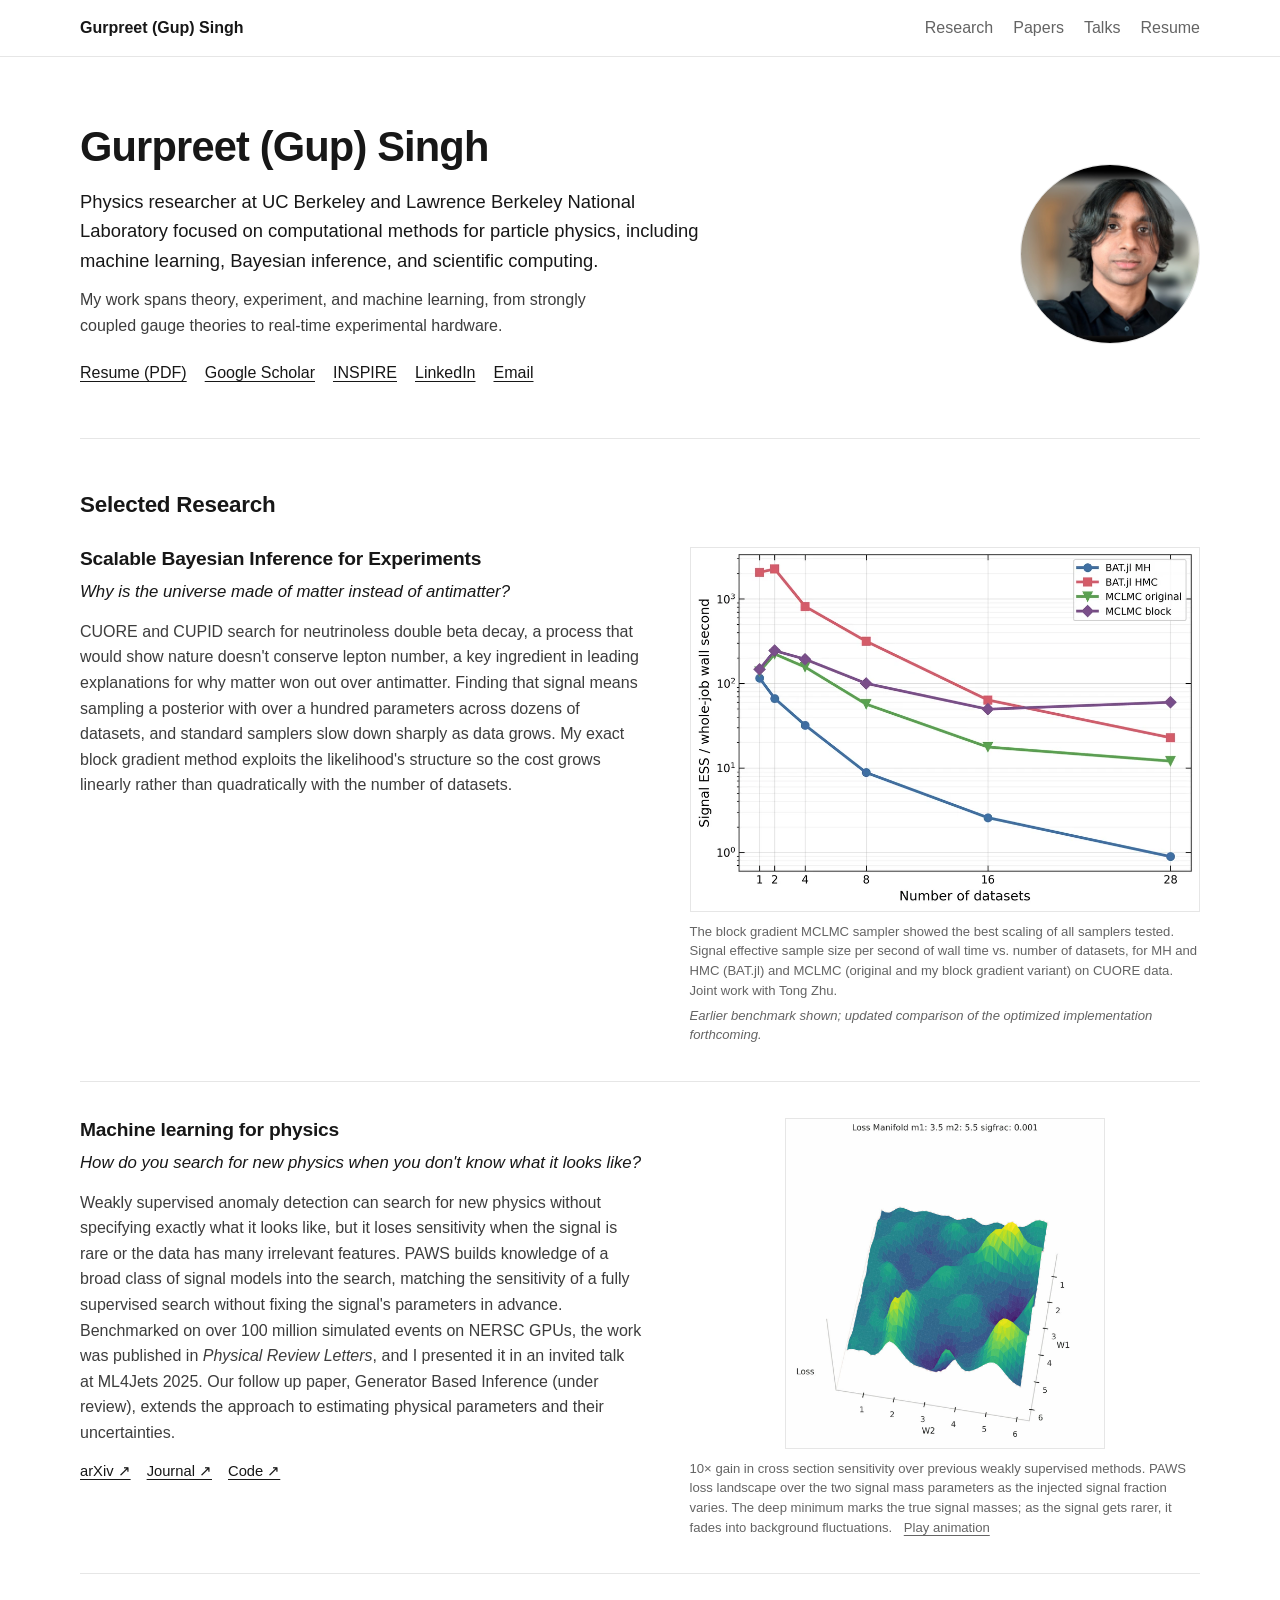
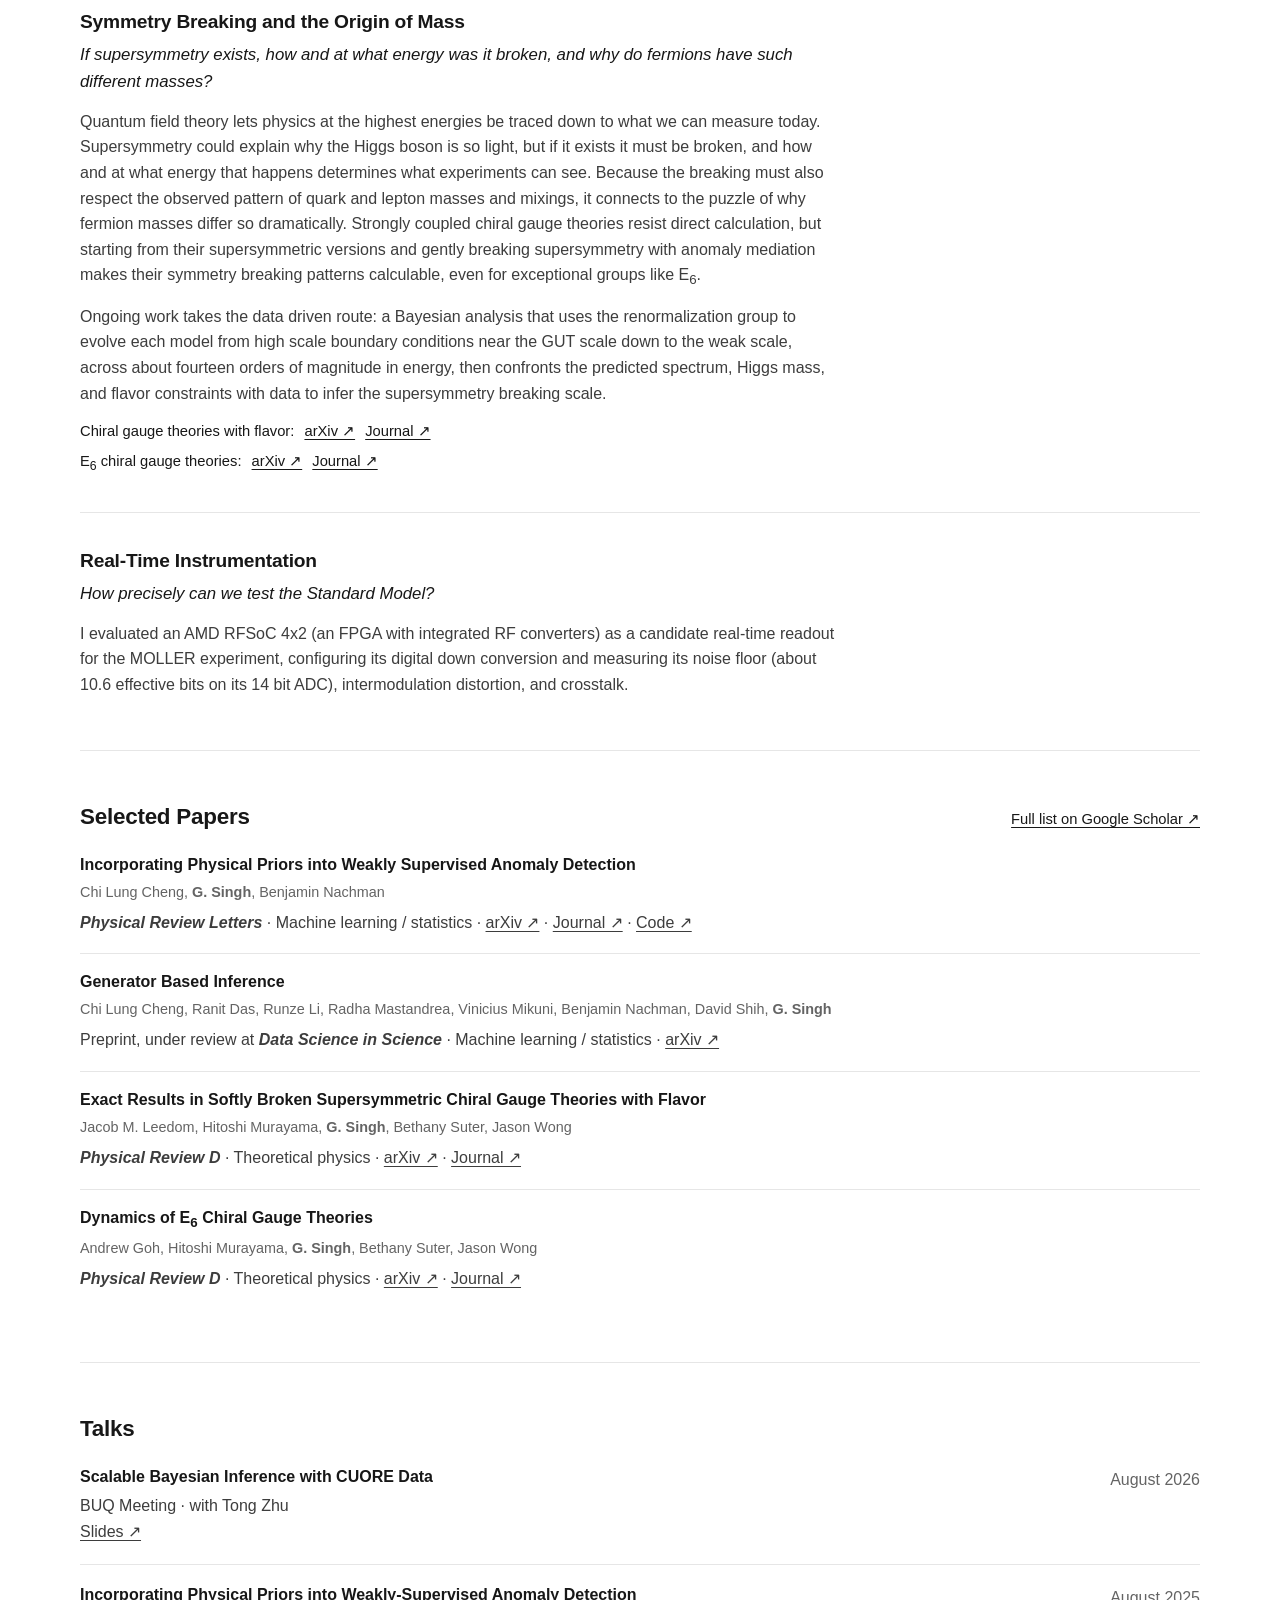
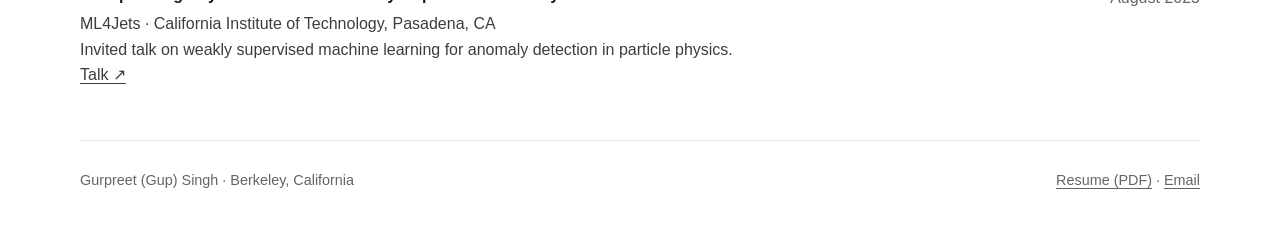
<file: index.html>
<!doctype html>
<html lang="en">
<head>
  <meta charset="utf-8">
  <meta name="viewport" content="width=device-width, initial-scale=1">
  <title>Gurpreet (Gup) Singh</title>
  <meta name="description" content="Gurpreet (Gup) Singh — physics researcher working on machine learning, Bayesian inference, and scientific computing.">
  <link rel="stylesheet" href="styles.css?v=redesign2">
</head>
<body>
  <header class="site-header">
    <div class="wrap nav">
      <a class="name" href="index.html">Gurpreet (Gup) Singh</a>
      <nav>
        <a href="#research">Research</a>
        <a href="#publications">Papers</a>
        <a href="#talks">Talks</a>
        <a href="resume.pdf">Resume</a>
      </nav>
    </div>
  </header>

  <main>
    <section class="hero wrap">
      <div class="hero-text">
        <h1>Gurpreet (Gup) Singh</h1>
        <p class="lede">Physics researcher at UC Berkeley and Lawrence Berkeley National Laboratory focused on computational methods for particle physics, including machine learning, Bayesian inference, and scientific computing.</p>
        <p class="bio">My work spans theory, experiment, and machine learning, from strongly coupled gauge theories to real-time experimental hardware.</p>
        <div class="links">
          <a href="resume.pdf">Resume (PDF)</a>
          <a href="https://scholar.google.com/citations?user=t5-7yvoAAAAJ&hl=en" target="_blank" rel="noreferrer">Google Scholar</a>
          <a href="https://inspirehep.net/authors/2796874?ui-citation-summary=true" target="_blank" rel="noreferrer">INSPIRE</a>
          <a href="https://www.linkedin.com/in/gupsingh/" target="_blank" rel="noreferrer">LinkedIn</a>
          <a href="mailto:gupsingh@berkeley.edu">Email</a>
        </div>
      </div>
      <div class="portrait-wrap">
        <img class="portrait" src="assets/profile_picture.jpeg" alt="Gurpreet (Gup) Singh">
      </div>
    </section>

    <section class="section wrap" id="research">
      <h2>Selected Research</h2>
      <div class="research-list">
        <article class="research-item research-card">
          <div class="research-copy">
            <h3>Scalable Bayesian Inference for Experiments</h3>
            <p class="research-question"><em>Why is the universe made of matter instead of antimatter?</em></p>
            <p>CUORE and CUPID search for neutrinoless double beta decay, a process that would show nature doesn't conserve lepton number, a key ingredient in leading explanations for why matter won out over antimatter. Finding that signal means sampling a posterior with over a hundred parameters across dozens of datasets, and standard samplers slow down sharply as data grows. My exact block gradient method exploits the likelihood's structure so the cost grows linearly rather than quadratically with the number of datasets.</p>
          </div>
          <figure class="research-media research-media-figure">
            <picture>
              <source srcset="assets/cupid-scaling.webp" type="image/webp">
              <img class="research-plot" src="assets/cupid-scaling.png" alt="Log-scale plot of signal effective sample size per wall-clock second against number of datasets (1 to 28) for four samplers. HMC is highest up to 16 datasets, the MCLMC block variant is the flattest and highest at 28, and Metropolis–Hastings is lowest throughout." width="1000" height="714" loading="lazy">
            </picture>
            <figcaption>The block gradient MCLMC sampler showed the best scaling of all samplers tested. Signal effective sample size per second of wall time vs. number of datasets, for MH and HMC (BAT.jl) and MCLMC (original and my block gradient variant) on CUORE data. Joint work with Tong Zhu.
              <span class="figure-note">Earlier benchmark shown; updated comparison of the optimized implementation forthcoming.</span>
            </figcaption>
          </figure>
        </article>

        <article class="research-item research-card">
          <div class="research-copy">
            <h3>Machine learning for physics</h3>
            <p class="research-question"><em>How do you search for new physics when you don't know what it looks like?</em></p>
            <p>Weakly supervised anomaly detection can search for new physics without specifying exactly what it looks like, but it loses sensitivity when the signal is rare or the data has many irrelevant features. PAWS builds knowledge of a broad class of signal models into the search, matching the sensitivity of a fully supervised search without fixing the signal's parameters in advance. Benchmarked on over 100 million simulated events on NERSC GPUs, the work was published in <em>Physical Review Letters</em>, and I presented it in an invited talk at ML4Jets 2025. Our follow up paper, Generator Based Inference (under review), extends the approach to estimating physical parameters and their uncertainties.</p>
            <div class="research-links">
              <a href="https://arxiv.org/abs/2405.08889" target="_blank" rel="noreferrer">arXiv ↗</a>
              <a href="https://journals.aps.org/prl/abstract/10.1103/8259-wt5p" target="_blank" rel="noreferrer">Journal ↗</a>
              <a href="https://github.com/stanford-ai4physics/PAWS" target="_blank" rel="noreferrer">Code ↗</a>
            </div>
          </div>
          <figure class="research-media research-media-figure">
            <video id="paws-fig" autoplay muted loop playsinline preload="metadata" poster="assets/paws-loss-landscape-poster.jpg" width="1200" height="1240" aria-label="Loss-landscape visualization from my work on PAWS: a 3D loss surface over weights W1 and W2.">
              <source src="assets/paws-loss-landscape.mp4" type="video/mp4">
            </video>
            <figcaption>10× gain in cross section sensitivity over previous weakly supervised methods. PAWS loss landscape over the two signal mass parameters as the injected signal fraction varies. The deep minimum marks the true signal masses; as the signal gets rarer, it fades into background fluctuations.
              <button type="button" id="paws-toggle" aria-pressed="false">Pause animation</button>
            </figcaption>
          </figure>
        </article>

        <article class="research-item research-card research-card-text">
          <div class="research-copy">
            <h3>Symmetry Breaking and the Origin of Mass</h3>
            <p class="research-question"><em>If supersymmetry exists, how and at what energy was it broken, and why do fermions have such different masses?</em></p>
            <p>Quantum field theory lets physics at the highest energies be traced down to what we can measure today. Supersymmetry could explain why the Higgs boson is so light, but if it exists it must be broken, and how and at what energy that happens determines what experiments can see. Because the breaking must also respect the observed pattern of quark and lepton masses and mixings, it connects to the puzzle of why fermion masses differ so dramatically. Strongly coupled chiral gauge theories resist direct calculation, but starting from their supersymmetric versions and gently breaking supersymmetry with anomaly mediation makes their symmetry breaking patterns calculable, even for exceptional groups like E<sub>6</sub>.</p>
            <p>Ongoing work takes the data driven route: a Bayesian analysis that uses the renormalization group to evolve each model from high scale boundary conditions near the GUT scale down to the weak scale, across about fourteen orders of magnitude in energy, then confronts the predicted spectrum, Higgs mass, and flavor constraints with data to infer the supersymmetry breaking scale.</p>
            <div class="research-links research-links-stacked">
              <span>Chiral gauge theories with flavor:
                <a href="https://arxiv.org/pdf/2503.08772" target="_blank" rel="noreferrer">arXiv&nbsp;↗</a>
                <a href="https://journals.aps.org/prd/abstract/10.1103/wvb3-gybj" target="_blank" rel="noreferrer">Journal&nbsp;↗</a>
              </span>
              <span>E<sub>6</sub> chiral gauge theories:
                <a href="https://arxiv.org/pdf/2505.07931" target="_blank" rel="noreferrer">arXiv&nbsp;↗</a>
                <a href="https://journals.aps.org/prd/abstract/10.1103/cksl-66x7" target="_blank" rel="noreferrer">Journal&nbsp;↗</a>
              </span>
            </div>
          </div>
        </article>

        <article class="research-item research-card research-card-text">
          <div class="research-copy">
            <h3>Real-Time Instrumentation</h3>
            <p class="research-question"><em>How precisely can we test the Standard Model?</em></p>
            <p>I evaluated an AMD RFSoC 4x2 (an FPGA with integrated RF converters) as a candidate real-time readout for the MOLLER experiment, configuring its digital down conversion and measuring its noise floor (about 10.6 effective bits on its 14 bit ADC), intermodulation distortion, and crosstalk.</p>
          </div>
        </article>
      </div>
    </section>

    <section class="section wrap" id="publications">
      <div class="section-heading">
        <h2>Selected Papers</h2>
        <a class="small-link" href="https://scholar.google.com/citations?user=t5-7yvoAAAAJ&hl=en" target="_blank" rel="noreferrer">Full list on Google Scholar ↗</a>
      </div>
      <div class="pub-list">
        <article class="pub">
          <h3>Incorporating Physical Priors into Weakly Supervised Anomaly Detection</h3>
          <p class="pub-authors">Chi Lung Cheng, <strong>G. Singh</strong>, Benjamin Nachman</p>
          <p><strong><em>Physical Review Letters</em></strong> · Machine learning / statistics · <a href="https://arxiv.org/abs/2405.08889" target="_blank" rel="noreferrer">arXiv ↗</a> · <a href="https://journals.aps.org/prl/abstract/10.1103/8259-wt5p" target="_blank" rel="noreferrer">Journal ↗</a> · <a href="https://github.com/stanford-ai4physics/PAWS" target="_blank" rel="noreferrer">Code ↗</a></p>
        </article>
        <article class="pub">
          <h3>Generator Based Inference</h3>
          <p class="pub-authors">Chi Lung Cheng, Ranit Das, Runze Li, Radha Mastandrea, Vinicius Mikuni, Benjamin Nachman, David Shih, <strong>G. Singh</strong></p>
          <p>Preprint, under review at <strong><em>Data Science in Science</em></strong> · Machine learning / statistics · <a href="https://arxiv.org/abs/2506.00119" target="_blank" rel="noreferrer">arXiv ↗</a></p>
        </article>
        <article class="pub">
          <h3>Exact Results in Softly Broken Supersymmetric Chiral Gauge Theories with Flavor</h3>
          <p class="pub-authors">Jacob M. Leedom, Hitoshi Murayama, <strong>G. Singh</strong>, Bethany Suter, Jason Wong</p>
          <p><strong><em>Physical Review D</em></strong> · Theoretical physics · <a href="https://arxiv.org/pdf/2503.08772" target="_blank" rel="noreferrer">arXiv ↗</a> · <a href="https://journals.aps.org/prd/abstract/10.1103/wvb3-gybj" target="_blank" rel="noreferrer">Journal ↗</a></p>
        </article>
        <article class="pub">
          <h3>Dynamics of E<sub>6</sub> Chiral Gauge Theories</h3>
          <p class="pub-authors">Andrew Goh, Hitoshi Murayama, <strong>G. Singh</strong>, Bethany Suter, Jason Wong</p>
          <p><strong><em>Physical Review D</em></strong> · Theoretical physics · <a href="https://arxiv.org/pdf/2505.07931" target="_blank" rel="noreferrer">arXiv ↗</a> · <a href="https://journals.aps.org/prd/abstract/10.1103/cksl-66x7" target="_blank" rel="noreferrer">Journal ↗</a></p>
        </article>
      </div>
    </section>

    <section class="section wrap" id="talks">
      <h2>Talks</h2>
      <article class="talk">
        <div>
          <h3>Scalable Bayesian Inference with CUORE Data</h3>
          <p>BUQ Meeting · with Tong Zhu</p>
          <p><a href="https://conferences.lbl.gov/event/2545/contributions/12421/attachments/6417/6991/BUQ_2608.pdf" target="_blank" rel="noreferrer">Slides ↗</a></p>
        </div>
        <time datetime="2026-08">August 2026</time>
      </article>
      <article class="talk">
        <div>
          <h3>Incorporating Physical Priors into Weakly-Supervised Anomaly Detection</h3>
          <p>ML4Jets · California Institute of Technology, Pasadena, CA</p>
          <p>Invited talk on weakly supervised machine learning for anomaly detection in particle physics.</p>
          <p><a href="https://indico.cern.ch/event/1526677/timetable/?print=1&amp;view=standard#58-incorporating-physical-prio" target="_blank" rel="noreferrer">Talk ↗</a></p>
        </div>
        <time datetime="2025-08">August 2025</time>
      </article>
    </section>

  </main>

  <footer class="wrap footer">
    <span>Gurpreet (Gup) Singh · Berkeley, California</span>
    <span><a href="resume.pdf">Resume (PDF)</a> · <a href="mailto:gupsingh@berkeley.edu">Email</a></span>
  </footer>
  <script>
    (function () {
      var video = document.getElementById('paws-fig');
      var btn = document.getElementById('paws-toggle');
      if (!video || !btn) return;
      function sync() {
        var paused = video.paused;
        btn.textContent = paused ? 'Play animation' : 'Pause animation';
        btn.setAttribute('aria-pressed', paused ? 'true' : 'false');
      }
      var reduced = window.matchMedia && matchMedia('(prefers-reduced-motion: reduce)').matches;
      var userPaused = reduced;
      if (reduced) {
        video.removeAttribute('autoplay');
        video.pause();
      }
      btn.addEventListener('click', function () {
        if (video.paused) { userPaused = false; video.play(); } else { userPaused = true; video.pause(); }
      });
      if ('IntersectionObserver' in window) {
        new IntersectionObserver(function (entries) {
          if (!entries[0].isIntersecting) { video.pause(); }
          else if (!userPaused) { video.play(); }
        }).observe(video);
      }
      video.addEventListener('play', sync);
      video.addEventListener('pause', sync);
      sync();
    })();
  </script>
</body>
</html>
</file>
<file: styles.css>
:root{--bg:#fff;--text:#171717;--body:#3d3d3d;--muted:#646464;--line:#e6e6e6;--max:1120px}
*{box-sizing:border-box}
html{scroll-behavior:smooth;scroll-padding-top:72px}
body{margin:0;background:var(--bg);color:var(--text);font-family:-apple-system,BlinkMacSystemFont,"Segoe UI",Roboto,"Helvetica Neue",Arial,sans-serif;line-height:1.6;-webkit-text-size-adjust:100%}
a{color:inherit;text-underline-offset:3px}
h1,h2,h3{line-height:1.25}
.wrap{width:min(calc(100% - 40px),var(--max));margin:0 auto}

/* Header */
.site-header{position:sticky;top:0;background:var(--bg);border-bottom:1px solid var(--line);z-index:10}
.nav{min-height:56px;display:flex;align-items:center;justify-content:space-between;gap:24px}
.name{text-decoration:none;font-weight:600}
nav{display:flex;gap:20px;flex-wrap:wrap}
nav a{text-decoration:none;color:var(--muted)}
nav a:hover{color:var(--text)}

/* Intro */
.hero{display:grid;grid-template-columns:minmax(0,1fr) auto;gap:56px;align-items:center;padding:64px 0 52px}
h1{margin:0 0 14px;font-size:clamp(2rem,4vw,2.6rem);letter-spacing:-.02em}
.lede{margin:0;max-width:62ch;font-size:1.15rem;color:var(--text)}
.bio{max-width:62ch;margin:12px 0 0;color:var(--body)}
.links{display:flex;gap:6px 18px;flex-wrap:wrap;margin-top:22px}
.portrait{display:block;width:180px;aspect-ratio:1;object-fit:cover;border-radius:50%;border:1px solid var(--line)}

/* Sections */
.section{padding:52px 0;border-top:1px solid var(--line)}
.section h2{margin:0 0 24px;font-size:1.4rem;letter-spacing:-.01em}
.section-heading{display:flex;justify-content:space-between;align-items:baseline;gap:20px}
.small-link{font-size:.92rem}

/* Research: open entries separated by hairlines, text left and figure right */
.research-card{display:grid;grid-template-columns:minmax(0,1.1fr) minmax(0,1fr);gap:48px;align-items:start;padding:36px 0;border-top:1px solid var(--line)}
.research-card:first-child{border-top:0;padding-top:4px}
.research-card:last-child{padding-bottom:0}
.research-card-text{grid-template-columns:minmax(0,1fr)}
.research-copy{min-width:0}
.research-card-text .research-copy{max-width:85ch}
.research-copy h3{margin:0 0 8px;font-size:1.2rem;letter-spacing:-.01em}
.research-question{margin:0 0 .8em;font-size:1.05rem}
.research-copy p{margin:0;color:var(--body)}
.research-copy p+p{margin-top:.8em}
.research-copy .research-question{color:var(--text)}
.research-links{display:flex;gap:6px 16px;flex-wrap:wrap;margin-top:14px;font-size:.92rem}
.research-links-stacked{flex-direction:column}
.research-links-stacked a{margin-left:6px}

/* Figures */
.research-media{margin:0;min-width:0}
.research-media img,.research-media video{display:block;width:100%;height:auto;border:1px solid var(--line)}
.research-plot{aspect-ratio:1000/714;object-fit:contain}
.research-media video{max-width:320px;aspect-ratio:1200/1240;margin-inline:auto;background:#fff}
.research-media figcaption{margin-top:10px;font-size:.82rem;line-height:1.5;color:var(--muted)}
.figure-note{display:block;margin-top:.4em;font-style:italic}
.research-media button{margin-left:8px;padding:0;border:0;background:none;font:inherit;color:inherit;text-decoration:underline;text-underline-offset:3px;cursor:pointer}

/* Papers and talks */
.pub-list{display:grid}
.pub{padding:18px 0;border-top:1px solid var(--line)}
.pub:first-child{border-top:0;padding-top:0}
.pub h3,.talk h3{margin:0 0 6px;font-size:1rem}
.pub p,.talk p{margin:0;color:var(--body)}
.pub .pub-authors{margin:0 0 6px;font-size:.9rem;color:var(--muted)}
.talk{display:flex;justify-content:space-between;gap:30px}
.talk+.talk{margin-top:20px;padding-top:20px;border-top:1px solid var(--line)}
.talk time{white-space:nowrap;color:var(--muted)}

.footer{padding:28px 0 40px;border-top:1px solid var(--line);display:flex;justify-content:space-between;gap:8px 20px;flex-wrap:wrap;color:var(--muted);font-size:.9rem}

@media(max-width:900px){
  .research-card{grid-template-columns:minmax(0,1fr);gap:20px}
  .research-media{max-width:560px}
}

@media(max-width:760px){
  .site-header{position:static}
  .nav{min-height:0;flex-direction:column;align-items:flex-start;gap:6px;padding:12px 0}
  nav{gap:4px 16px}
  .hero{grid-template-columns:minmax(0,1fr);gap:20px;padding:32px 0 40px}
  .portrait-wrap{order:-1}
  .portrait{width:112px}
  .section{padding:40px 0}
  .research-card{padding:28px 0}
  .section-heading,.talk{flex-direction:column;align-items:flex-start;gap:4px}
  .section-heading{margin-bottom:24px}
  .section-heading h2{margin:0}
}
</file>
